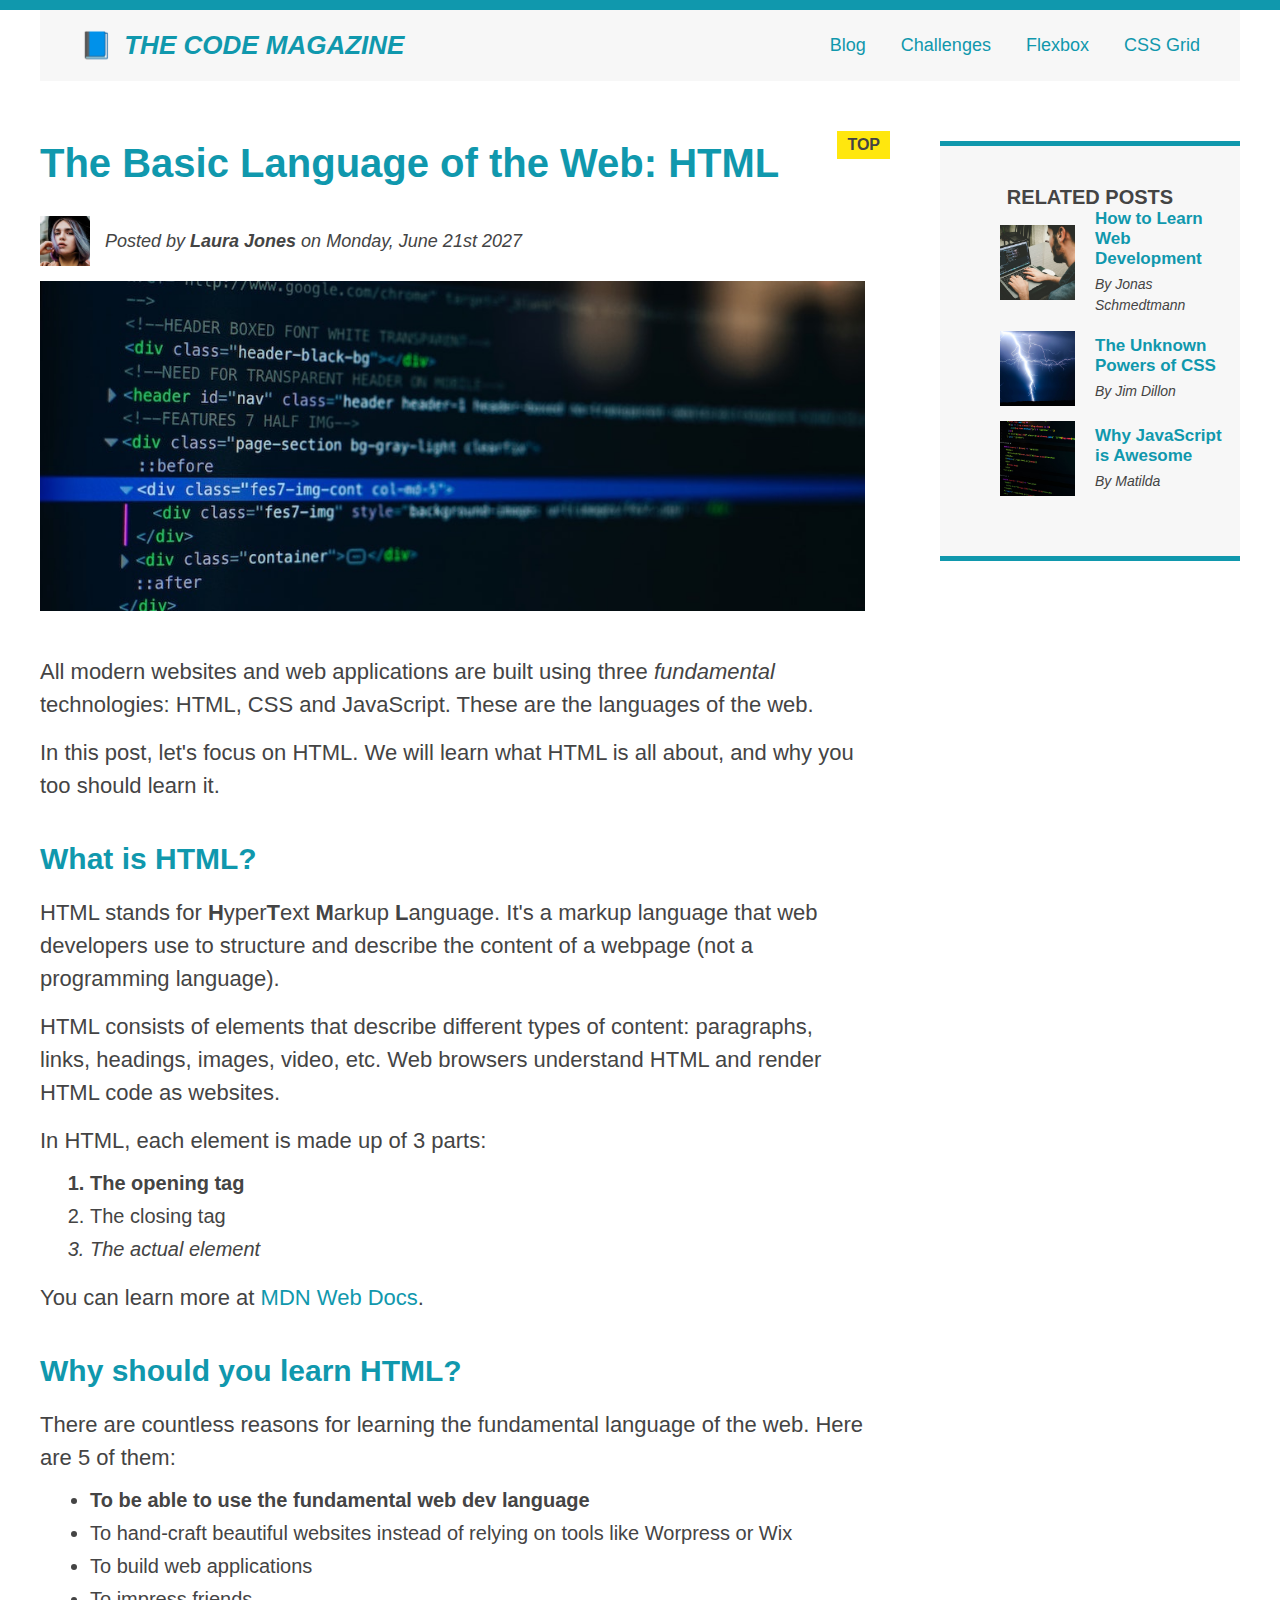
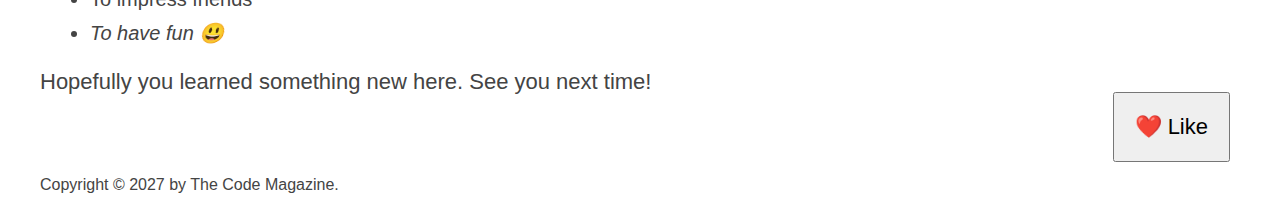
<file: Blog Page/index.html>
<!DOCTYPE html>
<html lang="en">
  <head>
    <meta charset="UTF-8" />
    <link href="style.css" rel="stylesheet" />

    <title>The Basic Language of the Web: HTML</title>
  </head>

  <body>
    <!--
    <h1>The Basic Language of the Web: HTML</h1>
    <h2>The Basic Language of the Web: HTML</h2>
    <h3>The Basic Language of the Web: HTML</h3>
    <h4>The Basic Language of the Web: HTML</h4>
    <h5>The Basic Language of the Web: HTML</h5>
    <h6>The Basic Language of the Web: HTML</h6>
    -->

    <div class="container">
      <header class="main-header">
        <h1>📘 The Code Magazine</h1>

        <nav>
          <!-- <strong>This is the navigation</strong> -->
          <a href="blog.html">Blog</a>
          <a href="#">Challenges</a>
          <a href="flexbox.html">Flexbox</a>
          <a href="css-grid.html">CSS Grid</a>
        </nav>
      </header>

      <!-- <div class="row"> -->
      <article>
        <header class="post-header">
          <h2>The Basic Language of the Web: HTML</h2>
          <div class="author-box">
            <img
              src="img/laura-jones.jpg"
              alt="Headshot of Laura Jones"
              height="50"
              width="50"
              class="author-img"
            />

            <p id="author">
              Posted by <strong>Laura Jones</strong> on Monday, June 21st 2027
            </p>
          </div>

          <img
            src="img/post-img.jpg"
            alt="HTML code on a screen"
            width="500"
            height="200"
            class="post-img"
          />
          <button>❤️ Like</button>
        </header>

        <p>
          All modern websites and web applications are built using three
          <em>fundamental</em>
          technologies: HTML, CSS and JavaScript. These are the languages of the
          web.
        </p>

        <p>
          In this post, let's focus on HTML. We will learn what HTML is all
          about, and why you too should learn it.
        </p>

        <h3>What is HTML?</h3>
        <p>
          HTML stands for <strong>H</strong>yper<strong>T</strong>ext
          <strong>M</strong>arkup <strong>L</strong>anguage. It's a markup
          language that web developers use to structure and describe the content
          of a webpage (not a programming language).
        </p>
        <p>
          HTML consists of elements that describe different types of content:
          paragraphs, links, headings, images, video, etc. Web browsers
          understand HTML and render HTML code as websites.
        </p>
        <p>In HTML, each element is made up of 3 parts:</p>

        <ol>
          <li class="first-li">The opening tag</li>
          <li>The closing tag</li>
          <li>The actual element</li>
        </ol>

        <p>
          You can learn more at
          <a
            href="https://developer.mozilla.org/en-US/docs/Web/HTML"
            target="_blank"
            >MDN Web Docs</a
          >.
        </p>

        <h3>Why should you learn HTML?</h3>

        <p>
          There are countless reasons for learning the fundamental language of
          the web. Here are 5 of them:
        </p>

        <ul>
          <li class="first-li">
            To be able to use the fundamental web dev language
          </li>
          <li>
            To hand-craft beautiful websites instead of relying on tools like
            Worpress or Wix
          </li>
          <li>To build web applications</li>
          <li>To impress friends</li>
          <li>To have fun 😃</li>
        </ul>

        <p>Hopefully you learned something new here. See you next time!</p>
      </article>

      <aside>
        <h4>Related posts</h4>

        <ul class="related">
          <li class="related-post">
            <img
              src="img/related-1.jpg"
              alt="Person programming"
              width="75"
              height="75"
            />
            <div>
              <a href="#" class="related-link">How to Learn Web Development</a>
              <p class="related-author">By Jonas Schmedtmann</p>
            </div>
          </li>
          <li class="related-post">
            <img
              src="img/related-2.jpg"
              alt="Lightning"
              width="75"
              height="75"
            />
            <div>
              <a href="#" class="related-link">The Unknown Powers of CSS</a>
              <p class="related-author">By Jim Dillon</p>
            </div>
          </li>
          <li class="related-post">
            <img
              src="img/related-3.jpg"
              alt="JavaScript code on a screen"
              width="75"
              height="75"
            />
            <div>
              <a href="#" class="related-link">Why JavaScript is Awesome</a>
              <p class="related-author">By Matilda</p>
            </div>
          </li>
        </ul>
      </aside>
      <!-- </div> -->
      <footer>
        <p id="copyright" class="copyright text">
          Copyright &copy; 2027 by The Code Magazine.
        </p>
      </footer>
    </div>
  </body>
</html>
</file>
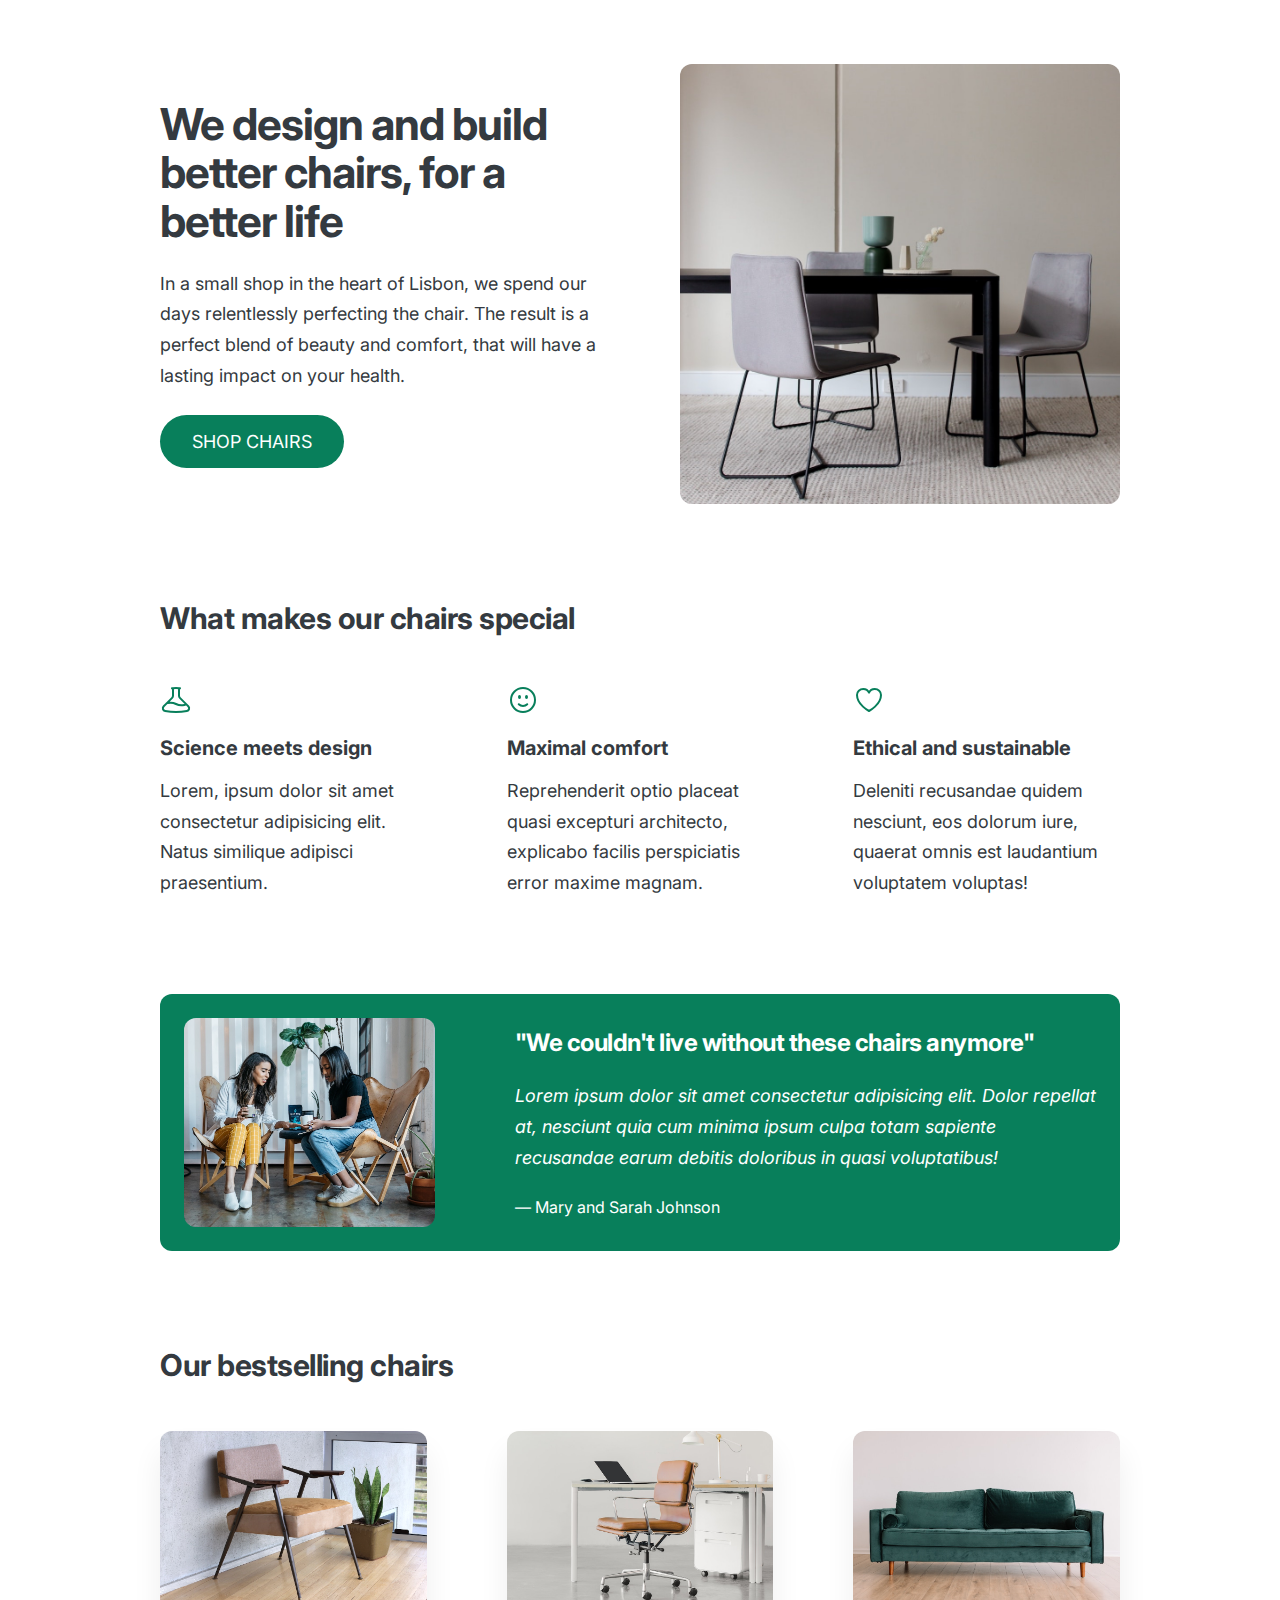
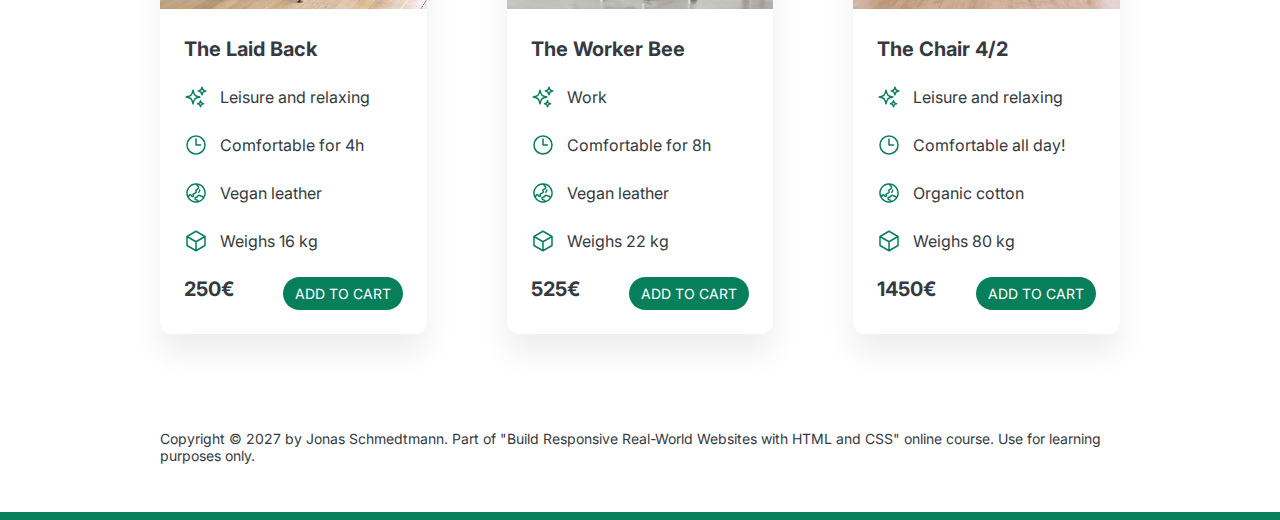
<file: Furniture Website/index.html>
<!DOCTYPE html>
<html lang="en">
  <head>
    <meta charset="UTF-8" />
    <meta http-equiv="X-UA-Compatible" content="IE=edge" />
    <meta name="viewport" content="width=device-width, initial-scale=1.0" />

    <link rel="preconnect" href="https://fonts.googleapis.com" />
    <link rel="preconnect" href="https://fonts.gstatic.com" crossorigin />
    <link
      href="https://fonts.googleapis.com/css2?family=Inter:wght@400;500;700&display=swap"
      rel="stylesheet"
    />

    <link rel="stylesheet" href="style.css" />
    <title>Lisbon Chair Shop</title>
  </head>
  <body>
    <div class="container">
      <header>
        <div class="header-text-box">
          <h1>We design and build better chairs, for a better life</h1>
          <p class="header-text">
            In a small shop in the heart of Lisbon, we spend our days
            relentlessly perfecting the chair. The result is a perfect blend of
            beauty and comfort, that will have a lasting impact on your health.
          </p>
          <a class="btn btn--big" href="#">Shop chairs</a>
        </div>
        <img src="hero.jpg" alt="Photo" />
      </header>

      <section>
        <h2>What makes our chairs special</h2>
        <div class="grid-3-cols">
          <div>
            <svg
              xmlns="http://www.w3.org/2000/svg"
              fill="none"
              viewBox="0 0 24 24"
              stroke-width="1.5"
              stroke="currentColor"
              class="features-icon"
            >
              <path
                stroke-linecap="round"
                stroke-linejoin="round"
                d="M9.75 3.104v5.714a2.25 2.25 0 01-.659 1.591L5 14.5M9.75 3.104c-.251.023-.501.05-.75.082m.75-.082a24.301 24.301 0 014.5 0m0 0v5.714c0 .597.237 1.17.659 1.591L19.8 15.3M14.25 3.104c.251.023.501.05.75.082M19.8 15.3l-1.57.393A9.065 9.065 0 0112 15a9.065 9.065 0 00-6.23-.693L5 14.5m14.8.8l1.402 1.402c1.232 1.232.65 3.318-1.067 3.611A48.309 48.309 0 0112 21c-2.773 0-5.491-.235-8.135-.687-1.718-.293-2.3-2.379-1.067-3.61L5 14.5"
              />
            </svg>

            <p class="features-title"><strong>Science meets design</strong></p>
            <p class="features-text">
              Lorem, ipsum dolor sit amet consectetur adipisicing elit. Natus
              similique adipisci praesentium.
            </p>
          </div>

          <div>
            <svg
              xmlns="http://www.w3.org/2000/svg"
              fill="none"
              viewBox="0 0 24 24"
              stroke-width="1.5"
              stroke="currentColor"
              class="features-icon"
            >
              <path
                stroke-linecap="round"
                stroke-linejoin="round"
                d="M15.182 15.182a4.5 4.5 0 01-6.364 0M21 12a9 9 0 11-18 0 9 9 0 0118 0zM9.75 9.75c0 .414-.168.75-.375.75S9 10.164 9 9.75 9.168 9 9.375 9s.375.336.375.75zm-.375 0h.008v.015h-.008V9.75zm5.625 0c0 .414-.168.75-.375.75s-.375-.336-.375-.75.168-.75.375-.75.375.336.375.75zm-.375 0h.008v.015h-.008V9.75z"
              />
            </svg>

            <p class="features-title">
              <strong>Maximal comfort</strong>
            </p>
            <p class="features-text">
              Reprehenderit optio placeat quasi excepturi architecto, explicabo
              facilis perspiciatis error maxime magnam.
            </p>
          </div>

          <div>
            <svg
              xmlns="http://www.w3.org/2000/svg"
              fill="none"
              viewBox="0 0 24 24"
              stroke-width="1.5"
              stroke="currentColor"
              class="features-icon"
            >
              <path
                stroke-linecap="round"
                stroke-linejoin="round"
                d="M21 8.25c0-2.485-2.099-4.5-4.688-4.5-1.935 0-3.597 1.126-4.312 2.733-.715-1.607-2.377-2.733-4.313-2.733C5.1 3.75 3 5.765 3 8.25c0 7.22 9 12 9 12s9-4.78 9-12z"
              />
            </svg>

            <p class="features-title">
              <strong>Ethical and sustainable</strong>
            </p>
            <p class="features-text">
              Deleniti recusandae quidem nesciunt, eos dolorum iure, quaerat
              omnis est laudantium voluptatem voluptas!
            </p>
          </div>
        </div>
      </section>

      <section class="testimonial-section">
        <div class="grid-3-cols">
          <img src="customers.jpg" alt="People sitting on chairs" />
          <div class="testimonial-box">
            <h2>"We couldn't live without these chairs anymore"</h2>
            <blockquote class="testimonial-text">
              Lorem ipsum dolor sit amet consectetur adipisicing elit. Dolor
              repellat at, nesciunt quia cum minima ipsum culpa totam sapiente
              recusandae earum debitis doloribus in quasi voluptatibus!
            </blockquote>
            <p class="testimonial-author">&mdash; Mary and Sarah Johnson</p>
          </div>
        </div>
      </section>

      <section>
        <h2>Our bestselling chairs</h2>
        <div class="grid-3-cols">
          <figure class="chair">
            <img src="chair-1.jpg" alt="Chair" />
            <div class="chair-box">
              <h3>The Laid Back</h3>
              <ul class="chair-details">
                <li>
                  <svg
                    xmlns="http://www.w3.org/2000/svg"
                    fill="none"
                    viewBox="0 0 24 24"
                    stroke-width="1.5"
                    stroke="currentColor"
                    class="chair-icon"
                  >
                    <path
                      stroke-linecap="round"
                      stroke-linejoin="round"
                      d="M9.813 15.904L9 18.75l-.813-2.846a4.5 4.5 0 00-3.09-3.09L2.25 12l2.846-.813a4.5 4.5 0 003.09-3.09L9 5.25l.813 2.846a4.5 4.5 0 003.09 3.09L15.75 12l-2.846.813a4.5 4.5 0 00-3.09 3.09zM18.259 8.715L18 9.75l-.259-1.035a3.375 3.375 0 00-2.455-2.456L14.25 6l1.036-.259a3.375 3.375 0 002.455-2.456L18 2.25l.259 1.035a3.375 3.375 0 002.456 2.456L21.75 6l-1.035.259a3.375 3.375 0 00-2.456 2.456zM16.894 20.567L16.5 21.75l-.394-1.183a2.25 2.25 0 00-1.423-1.423L13.5 18.75l1.183-.394a2.25 2.25 0 001.423-1.423l.394-1.183.394 1.183a2.25 2.25 0 001.423 1.423l1.183.394-1.183.394a2.25 2.25 0 00-1.423 1.423z"
                    />
                  </svg>

                  <!-- Span is a generic INLINE text element, it doesn't have any meaning. It's like a div element, but inline -->
                  <span>Leisure and relaxing</span>
                </li>
                <li>
                  <svg
                    xmlns="http://www.w3.org/2000/svg"
                    fill="none"
                    viewBox="0 0 24 24"
                    stroke-width="1.5"
                    stroke="currentColor"
                    class="chair-icon"
                  >
                    <path
                      stroke-linecap="round"
                      stroke-linejoin="round"
                      d="M12 6v6h4.5m4.5 0a9 9 0 11-18 0 9 9 0 0118 0z"
                    />
                  </svg>

                  <span>Comfortable for 4h</span>
                </li>
                <li>
                  <svg
                    xmlns="http://www.w3.org/2000/svg"
                    fill="none"
                    viewBox="0 0 24 24"
                    stroke-width="1.5"
                    stroke="currentColor"
                    class="chair-icon"
                  >
                    <path
                      stroke-linecap="round"
                      stroke-linejoin="round"
                      d="M12.75 3.03v.568c0 .334.148.65.405.864l1.068.89c.442.369.535 1.01.216 1.49l-.51.766a2.25 2.25 0 01-1.161.886l-.143.048a1.107 1.107 0 00-.57 1.664c.369.555.169 1.307-.427 1.605L9 13.125l.423 1.059a.956.956 0 01-1.652.928l-.679-.906a1.125 1.125 0 00-1.906.172L4.5 15.75l-.612.153M12.75 3.031a9 9 0 00-8.862 12.872M12.75 3.031a9 9 0 016.69 14.036m0 0l-.177-.529A2.25 2.25 0 0017.128 15H16.5l-.324-.324a1.453 1.453 0 00-2.328.377l-.036.073a1.586 1.586 0 01-.982.816l-.99.282c-.55.157-.894.702-.8 1.267l.073.438c.08.474.49.821.97.821.846 0 1.598.542 1.865 1.345l.215.643m5.276-3.67a9.012 9.012 0 01-5.276 3.67m0 0a9 9 0 01-10.275-4.835M15.75 9c0 .896-.393 1.7-1.016 2.25"
                    />
                  </svg>

                  <span>Vegan leather</span>
                </li>
                <li>
                  <svg
                    xmlns="http://www.w3.org/2000/svg"
                    fill="none"
                    viewBox="0 0 24 24"
                    stroke-width="1.5"
                    stroke="currentColor"
                    class="chair-icon"
                  >
                    <path
                      stroke-linecap="round"
                      stroke-linejoin="round"
                      d="M21 7.5l-9-5.25L3 7.5m18 0l-9 5.25m9-5.25v9l-9 5.25M3 7.5l9 5.25M3 7.5v9l9 5.25m0-9v9"
                    />
                  </svg>

                  <span>Weighs 16 kg</span>
                </li>
              </ul>
              <div class="chair-price">
                <strong>250€</strong>
                <a href="#" class="btn btn--small">Add to cart</a>
              </div>
            </div>
          </figure>

          <figure class="chair">
            <img src="chair-2.jpg" alt="Chair" />
            <div class="chair-box">
              <h3>The Worker Bee</h3>
              <ul class="chair-details">
                <li>
                  <svg
                    xmlns="http://www.w3.org/2000/svg"
                    fill="none"
                    viewBox="0 0 24 24"
                    stroke-width="1.5"
                    stroke="currentColor"
                    class="chair-icon"
                  >
                    <path
                      stroke-linecap="round"
                      stroke-linejoin="round"
                      d="M9.813 15.904L9 18.75l-.813-2.846a4.5 4.5 0 00-3.09-3.09L2.25 12l2.846-.813a4.5 4.5 0 003.09-3.09L9 5.25l.813 2.846a4.5 4.5 0 003.09 3.09L15.75 12l-2.846.813a4.5 4.5 0 00-3.09 3.09zM18.259 8.715L18 9.75l-.259-1.035a3.375 3.375 0 00-2.455-2.456L14.25 6l1.036-.259a3.375 3.375 0 002.455-2.456L18 2.25l.259 1.035a3.375 3.375 0 002.456 2.456L21.75 6l-1.035.259a3.375 3.375 0 00-2.456 2.456zM16.894 20.567L16.5 21.75l-.394-1.183a2.25 2.25 0 00-1.423-1.423L13.5 18.75l1.183-.394a2.25 2.25 0 001.423-1.423l.394-1.183.394 1.183a2.25 2.25 0 001.423 1.423l1.183.394-1.183.394a2.25 2.25 0 00-1.423 1.423z"
                    />
                  </svg>
                  <span>Work</span>
                </li>
                <li>
                  <svg
                    xmlns="http://www.w3.org/2000/svg"
                    fill="none"
                    viewBox="0 0 24 24"
                    stroke-width="1.5"
                    stroke="currentColor"
                    class="chair-icon"
                  >
                    <path
                      stroke-linecap="round"
                      stroke-linejoin="round"
                      d="M12 6v6h4.5m4.5 0a9 9 0 11-18 0 9 9 0 0118 0z"
                    />
                  </svg>
                  <span>Comfortable for 8h</span>
                </li>
                <li>
                  <svg
                    xmlns="http://www.w3.org/2000/svg"
                    fill="none"
                    viewBox="0 0 24 24"
                    stroke-width="1.5"
                    stroke="currentColor"
                    class="chair-icon"
                  >
                    <path
                      stroke-linecap="round"
                      stroke-linejoin="round"
                      d="M12.75 3.03v.568c0 .334.148.65.405.864l1.068.89c.442.369.535 1.01.216 1.49l-.51.766a2.25 2.25 0 01-1.161.886l-.143.048a1.107 1.107 0 00-.57 1.664c.369.555.169 1.307-.427 1.605L9 13.125l.423 1.059a.956.956 0 01-1.652.928l-.679-.906a1.125 1.125 0 00-1.906.172L4.5 15.75l-.612.153M12.75 3.031a9 9 0 00-8.862 12.872M12.75 3.031a9 9 0 016.69 14.036m0 0l-.177-.529A2.25 2.25 0 0017.128 15H16.5l-.324-.324a1.453 1.453 0 00-2.328.377l-.036.073a1.586 1.586 0 01-.982.816l-.99.282c-.55.157-.894.702-.8 1.267l.073.438c.08.474.49.821.97.821.846 0 1.598.542 1.865 1.345l.215.643m5.276-3.67a9.012 9.012 0 01-5.276 3.67m0 0a9 9 0 01-10.275-4.835M15.75 9c0 .896-.393 1.7-1.016 2.25"
                    />
                  </svg>
                  <span>Vegan leather</span>
                </li>
                <li>
                  <svg
                    xmlns="http://www.w3.org/2000/svg"
                    fill="none"
                    viewBox="0 0 24 24"
                    stroke-width="1.5"
                    stroke="currentColor"
                    class="chair-icon"
                  >
                    <path
                      stroke-linecap="round"
                      stroke-linejoin="round"
                      d="M21 7.5l-9-5.25L3 7.5m18 0l-9 5.25m9-5.25v9l-9 5.25M3 7.5l9 5.25M3 7.5v9l9 5.25m0-9v9"
                    />
                  </svg>
                  <span>Weighs 22 kg</span>
                </li>
              </ul>
              <div class="chair-price">
                <strong>525€</strong>
                <a href="#" class="btn btn--small">Add to cart</a>
              </div>
            </div>
          </figure>

          <figure class="chair">
            <img src="chair-3.jpg" alt="Chair" />
            <div class="chair-box">
              <h3>The Chair 4/2</h3>
              <ul class="chair-details">
                <li>
                  <svg
                    xmlns="http://www.w3.org/2000/svg"
                    fill="none"
                    viewBox="0 0 24 24"
                    stroke-width="1.5"
                    stroke="currentColor"
                    class="chair-icon"
                  >
                    <path
                      stroke-linecap="round"
                      stroke-linejoin="round"
                      d="M9.813 15.904L9 18.75l-.813-2.846a4.5 4.5 0 00-3.09-3.09L2.25 12l2.846-.813a4.5 4.5 0 003.09-3.09L9 5.25l.813 2.846a4.5 4.5 0 003.09 3.09L15.75 12l-2.846.813a4.5 4.5 0 00-3.09 3.09zM18.259 8.715L18 9.75l-.259-1.035a3.375 3.375 0 00-2.455-2.456L14.25 6l1.036-.259a3.375 3.375 0 002.455-2.456L18 2.25l.259 1.035a3.375 3.375 0 002.456 2.456L21.75 6l-1.035.259a3.375 3.375 0 00-2.456 2.456zM16.894 20.567L16.5 21.75l-.394-1.183a2.25 2.25 0 00-1.423-1.423L13.5 18.75l1.183-.394a2.25 2.25 0 001.423-1.423l.394-1.183.394 1.183a2.25 2.25 0 001.423 1.423l1.183.394-1.183.394a2.25 2.25 0 00-1.423 1.423z"
                    />
                  </svg>
                  <span>Leisure and relaxing</span>
                </li>
                <li>
                  <svg
                    xmlns="http://www.w3.org/2000/svg"
                    fill="none"
                    viewBox="0 0 24 24"
                    stroke-width="1.5"
                    stroke="currentColor"
                    class="chair-icon"
                  >
                    <path
                      stroke-linecap="round"
                      stroke-linejoin="round"
                      d="M12 6v6h4.5m4.5 0a9 9 0 11-18 0 9 9 0 0118 0z"
                    />
                  </svg>
                  <span>Comfortable all day!</span>
                </li>
                <li>
                  <svg
                    xmlns="http://www.w3.org/2000/svg"
                    fill="none"
                    viewBox="0 0 24 24"
                    stroke-width="1.5"
                    stroke="currentColor"
                    class="chair-icon"
                  >
                    <path
                      stroke-linecap="round"
                      stroke-linejoin="round"
                      d="M12.75 3.03v.568c0 .334.148.65.405.864l1.068.89c.442.369.535 1.01.216 1.49l-.51.766a2.25 2.25 0 01-1.161.886l-.143.048a1.107 1.107 0 00-.57 1.664c.369.555.169 1.307-.427 1.605L9 13.125l.423 1.059a.956.956 0 01-1.652.928l-.679-.906a1.125 1.125 0 00-1.906.172L4.5 15.75l-.612.153M12.75 3.031a9 9 0 00-8.862 12.872M12.75 3.031a9 9 0 016.69 14.036m0 0l-.177-.529A2.25 2.25 0 0017.128 15H16.5l-.324-.324a1.453 1.453 0 00-2.328.377l-.036.073a1.586 1.586 0 01-.982.816l-.99.282c-.55.157-.894.702-.8 1.267l.073.438c.08.474.49.821.97.821.846 0 1.598.542 1.865 1.345l.215.643m5.276-3.67a9.012 9.012 0 01-5.276 3.67m0 0a9 9 0 01-10.275-4.835M15.75 9c0 .896-.393 1.7-1.016 2.25"
                    />
                  </svg>
                  <span>Organic cotton</span>
                </li>
                <li>
                  <svg
                    xmlns="http://www.w3.org/2000/svg"
                    fill="none"
                    viewBox="0 0 24 24"
                    stroke-width="1.5"
                    stroke="currentColor"
                    class="chair-icon"
                  >
                    <path
                      stroke-linecap="round"
                      stroke-linejoin="round"
                      d="M21 7.5l-9-5.25L3 7.5m18 0l-9 5.25m9-5.25v9l-9 5.25M3 7.5l9 5.25M3 7.5v9l9 5.25m0-9v9"
                    />
                  </svg>
                  <span>Weighs 80 kg</span>
                </li>
              </ul>
              <div class="chair-price">
                <strong>1450€</strong>
                <a href="#" class="btn btn--small">Add to cart</a>
              </div>
            </div>
          </figure>
        </div>
      </section>

      <footer>
        Copyright &copy; 2027 by Jonas Schmedtmann. Part of "Build Responsive
        Real-World Websites with HTML and CSS" online course. Use for learning
        purposes only.
      </footer>
    </div>
  </body>
</html>
</file>
<file: Blog Page/style.css>
* {
  /* border-top: 10px solid #1098ad; */
  margin: 0;
  padding: 0;
}

/* PAGE SECTIONS */
body {
  color: #444;
  font-family: sans-serif;

  border-top: 10px solid #1098ad;
  position: relative;
}

.container {
  width: 1200px;
  /* margin-left: auto;
  margin-right: auto; */
  margin: 0 auto;
}

.main-header {
  background-color: #f7f7f7;
  /* padding: 20px;
  padding-left: 40px;
  padding-right: 40px; */
  padding: 20px 40px;
  /* margin-bottom: 60px; */
  /* height: 80px; */
}

nav {
  font-size: 18px;
  /* text-align: center; */
}

article {
  /* margin-bottom: 60px; */
}

.post-header {
  margin-bottom: 40px;
  /* position: relative; */
}

aside {
  background-color: #f7f7f7;
  border-top: 5px solid #1098ad;
  border-bottom: 5px solid #1098ad;
  padding: 40px 10px;
  /* width: 500px; */
  box-sizing: border-box;
}

/* SMALLER ELEMENTS */
h1,
h2,
h3 {
  color: #1098ad;
}

h1 {
  font-size: 26px;
  text-transform: uppercase;
  font-style: italic;
}

h2 {
  font-size: 40px;
  margin-bottom: 30px;
}

h3 {
  font-size: 30px;
  margin-bottom: 20px;
  margin-top: 40px;
}

h4 {
  font-size: 20px;
  text-transform: uppercase;
  text-align: center;
}

p {
  font-size: 22px;
  line-height: 1.5;
  margin-bottom: 15px;
}

ul,
ol {
  margin-left: 50px;
  margin-bottom: 20px;
}

li {
  font-size: 20px;
  margin-bottom: 10px;
  /* display: inline; */
}

li:last-child {
  margin-bottom: 0;
}

/* footer p {
  font-size: 16px;
} */

/* article header p {
  font-style: italic;
} */

#author {
  font-style: italic;
  font-size: 18px;
}

#copyright {
  font-size: 16px;
}

.related-author {
  font-size: 18px;
  font-weight: bold;
}

/* ul {
  list-style: none;
} */

.related {
  list-style: none;
}

body {
  /* background-color: orangered; */
}

/* .first-li {
  font-weight: bold;
} */

li:first-child {
  font-weight: bold;
}

li:last-child {
  font-style: italic;
}

li:nth-child(even) {
  /* color: red; */
}

/* Misconception: this won't work! */
article p:first-child {
  color: red;
}

/* Styling links */
a:link {
  color: #1098ad;
  text-decoration: none;
}

a:visited {
  /* color: #777; */
  color: #1098ad;
}

a:hover {
  color: orangered;
  font-weight: bold;
  text-decoration: underline orangered;
}

a:active {
  background-color: black;
  font-style: italic;
}
/* LVHA */

.post-img {
  width: 100%;
  height: auto;
}

nav a:link {
  /* background-color: orangered;
  margin: 20px;
  padding: 20px;

  display: block; */

  margin-right: 30px;
  /* margin-top: 10px; */
  display: inline-block;
}

nav a:link:last-child {
  margin-right: 0;
}

button {
  font-size: 22px;
  padding: 20px;
  cursor: pointer;

  position: absolute;
  /* top: 50px;
  left: 50px; */
  bottom: 50px;
  right: 50px;
}

h1::first-letter {
  font-style: normal;
  margin-right: 5px;
}

h3 + p::first-line {
  /* color: red; */
}

h2 {
  /* background-color: orange; */
  position: relative;
}

h2::before {
  content: "TOP";
  background-color: #ffe70e;
  color: #444;
  font-size: 16px;
  font-weight: bold;
  display: inline-block;
  padding: 5px 10px;
  position: absolute;
  top: -10px;
  right: -25px;
}

/* Resolving conflicts */
/* #copyright {
  color: red;
}

.copyright {
  color: blue;
}

.text {
  color: yellow;
}

footer p {
  color: green !important;
} */

/* nav a:link,
nav p {
  font-size: 18px;
} */

/* FLOATS */

/* .author-img {
  float: left;
  margin-bottom: 20px;
}
#author {
  float: left;
  margin-top: 10px;
  margin-left: 20px;
}
h1 {
  float: left;
}
nav {
  float: right;
}
.clear {
  clear: both;
}

article {
  width: 825px;
  float: left;
}

aside {
  width: 300px;
  float: right;
}
footer {
  clear: both;
} */

/* FLEXBOX */
.main-header {
  display: flex;
  align-items: center;
  justify-content: space-between;
}
.author-box {
  display: flex;
  align-items: center;
  margin-bottom: 15px;
}
#author {
  margin-bottom: 0px;
  margin-left: 15px;
}
.related-post {
  display: flex;
  align-items: center;
  margin-bottom: 15px;
  gap: 20px;
}

.related-link:link {
  font-weight: bold;
  font-size: 17px;
  margin-bottom: 5px;
  display: block;
  font-style: normal;
}

.related-author {
  margin-bottom: 0;
  font-weight: normal;
  font-style: italic;
  font-size: 14px;
}
/* .row {
  display: flex;
  align-items: flex-start;
  gap: 75px;
  margin-bottom: 60px;
}

article {
  flex: 1;
  margin-bottom: 0;
}

aside {
  flex: 0 0 300px;
} */

/* CSS GRID */
.container {
  display: grid;
  grid-template-columns: 1fr 300px;
  column-gap: 75px;
  row-gap: 60px;
  align-items: start;
}
.main-header {
  grid-column: 1/-1;
}

article {
}
aside {
}
footer {
  grid-column: 1/-1;
}
</file>
<file: Furniture Website/style.css>
/*
SPACING SYSTEM (px)
2 / 4 / 8 / 12 / 16 / 24 / 32 / 48 / 64 / 80 / 96 / 128

FONT SIZE SYSTEM (px)
10 / 12 / 14 / 16 / 18 / 20 / 24 / 30 / 36 / 44 / 52 / 62 / 74 / 86 / 98
*/

* {
  margin: 0;
  padding: 0;
  box-sizing: border-box;
}

/* ------------------------ */
/* GENERAL STYLES */
/* ------------------------ */
body {
  font-family: "inter", sans-serif;
  color: #343a40;
  border-bottom: 8px solid #087f5b;
}

.container {
  width: 960px;
  margin: 0 auto;
}

header,
section {
  margin-bottom: 96px;
}

h2 {
  margin-bottom: 48px;
  font-size: 30px;
  letter-spacing: -0.5px;
}

.grid-3-cols {
  display: grid;
  grid-template-columns: repeat(3, 1fr);
  column-gap: 80px;
}

.btn:link,
.btn:visited {
  background-color: #087f5b;
  color: #fff;
  text-decoration: none;
  text-transform: uppercase;
  display: inline-block;
  border-radius: 100px;
}
.btn:hover,
.btn:active {
  background-color: #099268;
}
.btn--big {
  padding: 16px 32px;
  font-size: 18px;
}

.btn--small {
  font-size: 14px;
  padding: 8px 12px;
}

img {
  border-radius: 12px;
}

/* ------------------------ */
/* COMPONENT STYLES */
/* ------------------------ */

/* HEADER */
header {
  display: grid;
  grid-template-columns: repeat(2, 1fr);
  column-gap: 80px;
  margin-top: 64px;
}

.header-text-box {
  align-self: center;
}

h1 {
  margin-bottom: 24px;
  font-size: 44px;
  line-height: 1.1;
  letter-spacing: -1px;
}

.header-text {
  margin-bottom: 24px;
  font-size: 18px;
  line-height: 1.7;
}

img {
  width: 100%;
}

/* FEATURES */
.features-icon {
  stroke: #087f5b;
  width: 32px;
  height: 32px;
  margin-bottom: 16px;
}

.features-title {
  margin-bottom: 16px;
  font-size: 20px;
}

.features-text {
  font-size: 18px;
  line-height: 1.7;
}

/* TESTIMONIAL */
.testimonial-section {
  background-color: #087f5b;
  color: #fff;
  padding: 24px;
  border-radius: 12px;
}

.testimonial-box {
  grid-column: 2 / -1;
  align-self: center;
}

.testimonial-box h2 {
  margin-bottom: 24px;
  font-size: 24px;
}

.testimonial-text {
  font-style: italic;
  margin-bottom: 24px;
  font-size: 18px;
  line-height: 1.7;
}

/* CHAIRS */
.chair {
  border-radius: 12px;
  box-shadow: 0 20px 30px 0 rgba(0, 0, 0, 0.07);
}
.chair img {
  border-bottom-left-radius: 0;
  border-bottom-right-radius: 0;
}
.chair-box {
  padding: 24px;
}

h3 {
  margin-bottom: 24px;
  font-size: 20px;
}

.chair-details {
  list-style: none;
  margin-bottom: 24px;
}

.chair-details li {
  display: flex;
  align-items: center;
  gap: 12px;
  margin-bottom: 24px;
}

.chair-details li:last-child {
  margin-bottom: 0;
}

.chair-icon {
  stroke: #087f5b;
  width: 24px;
  height: 24px;
}

.chair-price {
  display: flex;
  justify-content: space-between;
  font-size: 20px;
}

footer {
  margin-bottom: 48px;
  font-size: 14px;
}
</file>
